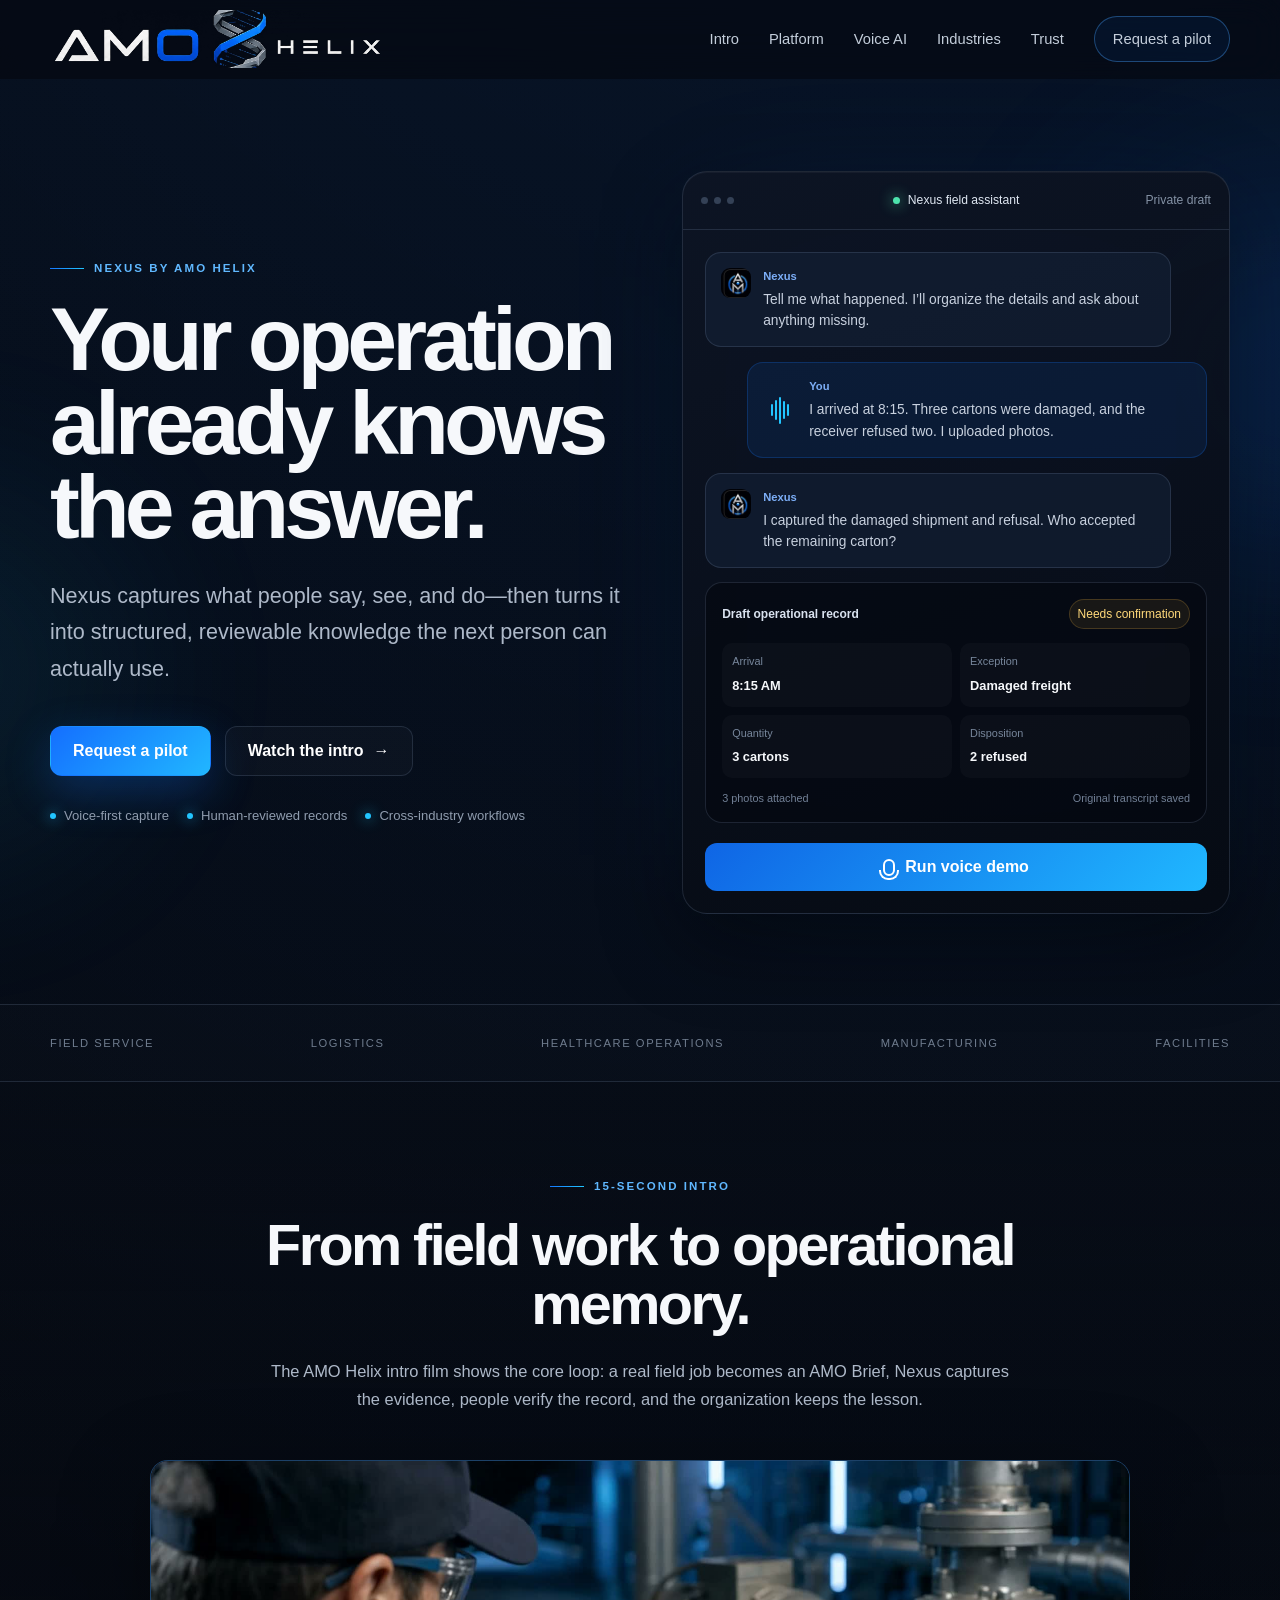
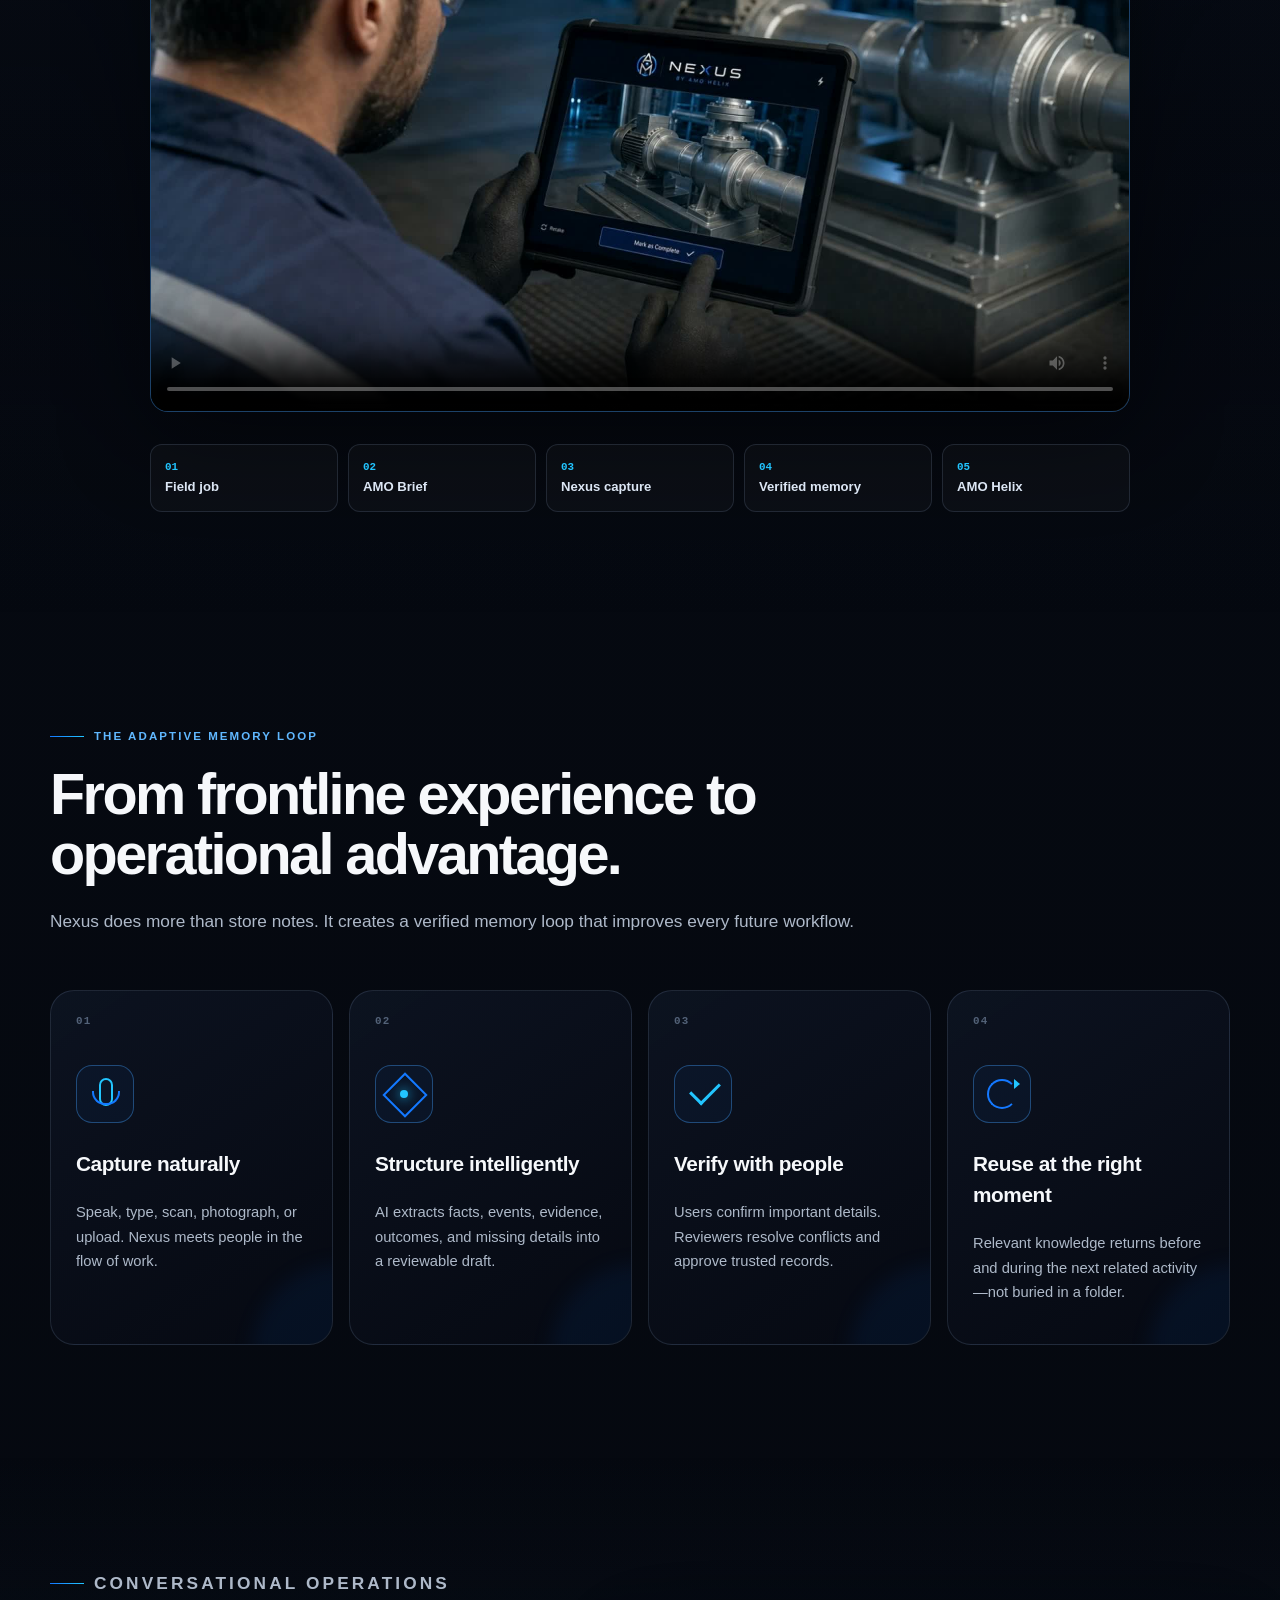
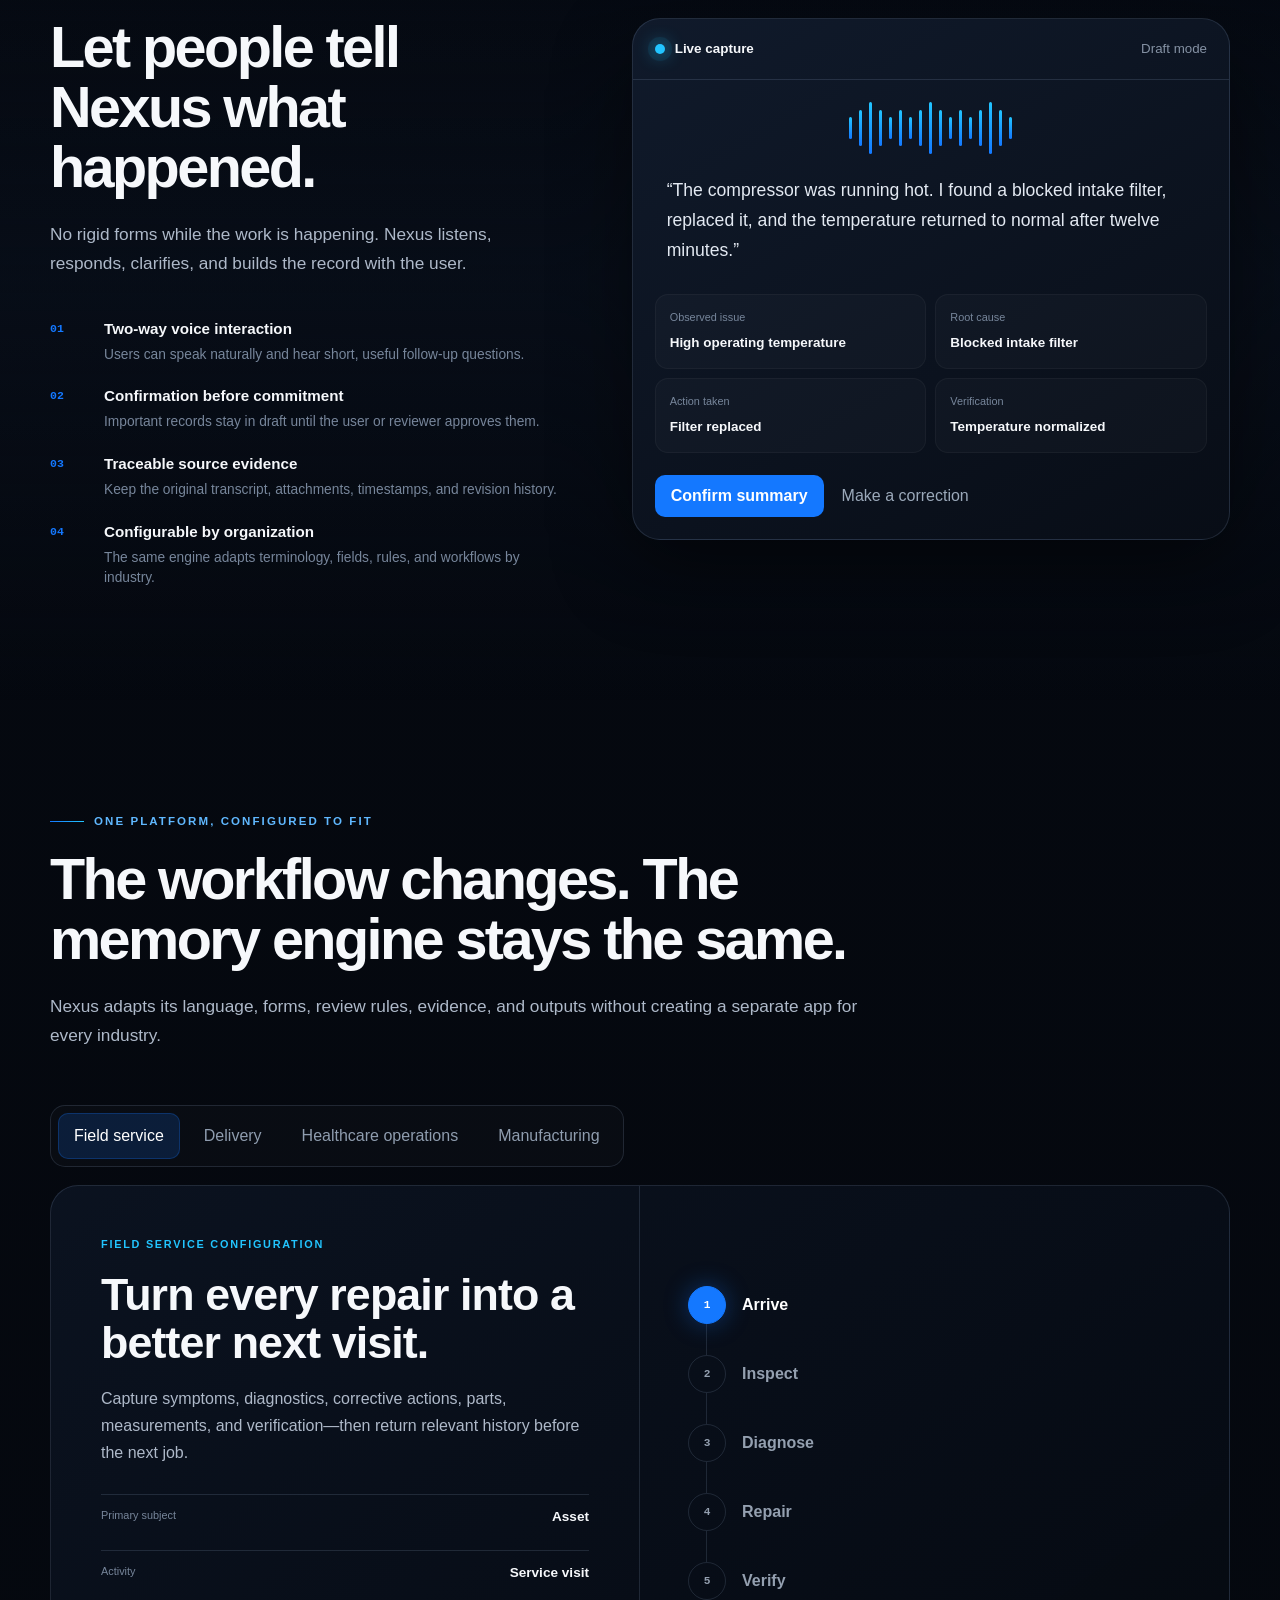
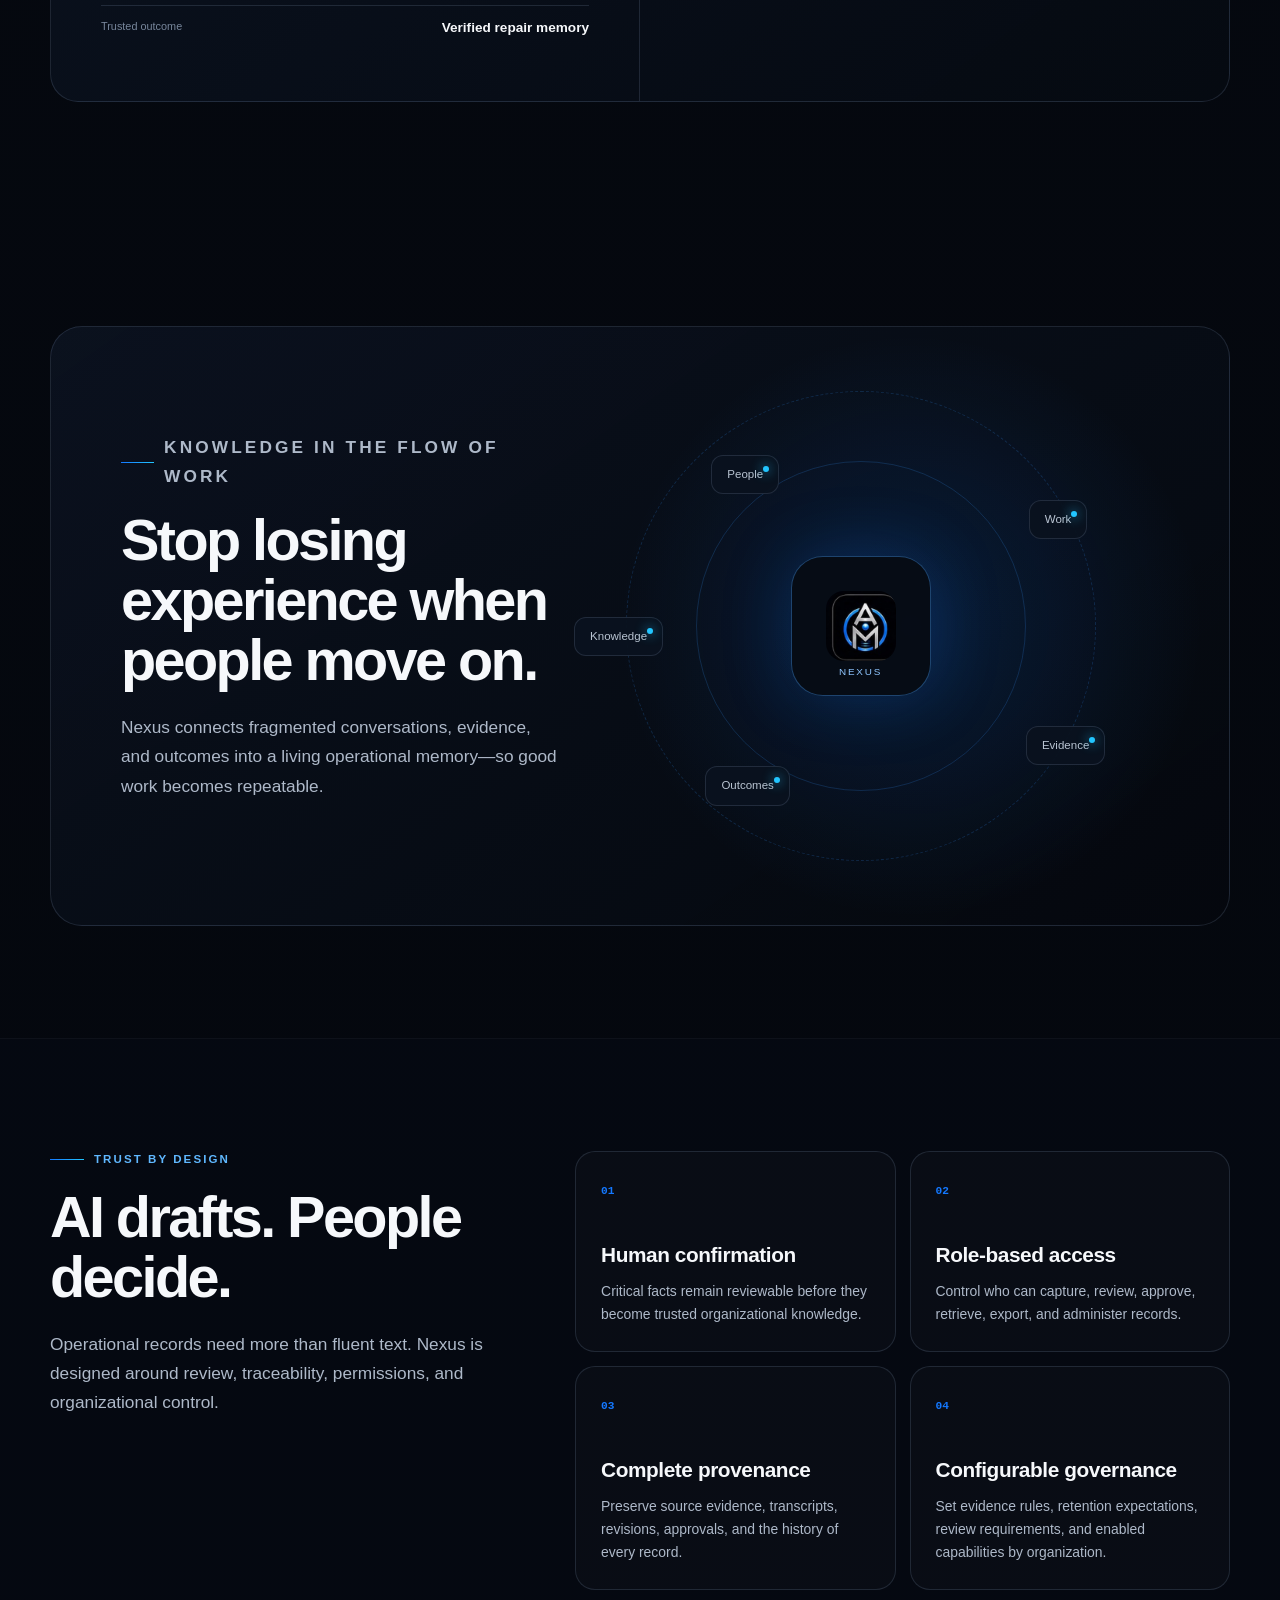
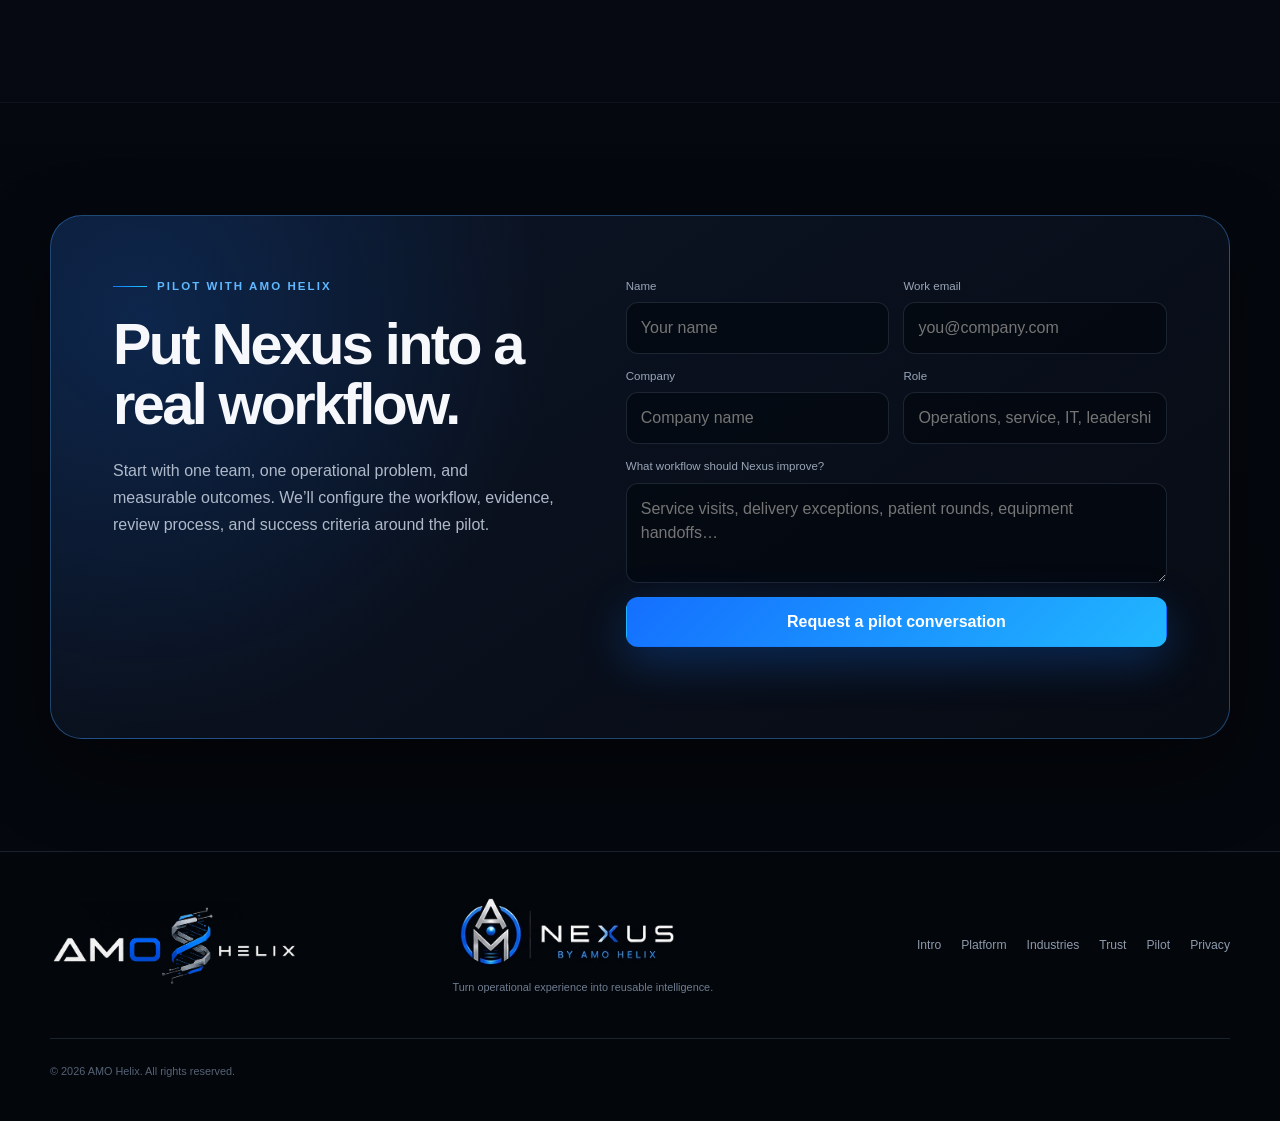
<file: amo-helix-nexus-landing/index.html>
<!doctype html>
<html lang="en">
<head>
  <meta charset="utf-8" />
  <meta name="viewport" content="width=device-width, initial-scale=1" />
  <meta name="theme-color" content="#050810" />
  <meta name="description" content="Nexus by AMO Helix turns frontline conversations, evidence, and outcomes into reusable operational intelligence." />
  <meta property="og:title" content="Nexus by AMO Helix" />
  <meta property="og:description" content="Turn operational experience into reusable intelligence." />
  <meta property="og:type" content="website" />
  <meta property="og:image" content="assets/APPROVED-LONG-LOGO-SOURCE.jpg" />
  <link rel="icon" type="image/png" sizes="64x64" href="assets/amo-helix-approved-icon-v4-64.png" />
  <link rel="apple-touch-icon" href="assets/amo-helix-approved-icon-v4-180.png" />
  <title>Nexus by AMO Helix — Adaptive Memory Operations</title>
  <link rel="stylesheet" href="styles.css?v=20260811c" />
</head>
<body>
  <!-- BRAND LOCK: use only the exact approved AMO app icon and long-form logo in /assets. -->
  <a class="skip-link" href="#main">Skip to content</a>

  <div class="ambient ambient-one" aria-hidden="true"></div>
  <div class="ambient ambient-two" aria-hidden="true"></div>

  <header class="site-header" id="top">
    <div class="shell nav-shell">
      <a class="brand brand-lockup" href="#top" aria-label="AMO Helix home">
        <img src="assets/amo-helix-approved-long-logo-v4.png" alt="AMO Helix" />
      </a>

      <button class="nav-toggle" type="button" aria-expanded="false" aria-controls="site-nav">
        <span></span><span></span><span></span>
        <span class="sr-only">Toggle navigation</span>
      </button>

      <nav id="site-nav" class="site-nav" aria-label="Primary navigation">
        <a href="#intro">Intro</a>
        <a href="#platform">Platform</a>
        <a href="#voice">Voice AI</a>
        <a href="#industries">Industries</a>
        <a href="#security">Trust</a>
        <a href="#pilot" class="nav-cta">Request a pilot</a>
      </nav>
    </div>
  </header>

  <main id="main">
    <section class="hero section">
      <div class="shell hero-grid">
        <div class="hero-copy reveal">
          <p class="eyebrow"><span></span> NEXUS BY AMO HELIX</p>
          <h1>Your operation already knows the answer.</h1>
          <p class="hero-lede">Nexus captures what people say, see, and do—then turns it into structured, reviewable knowledge the next person can actually use.</p>
          <div class="hero-actions">
            <a class="button button-primary" href="#pilot">Request a pilot</a>
            <a class="button button-secondary" href="#intro">Watch the intro <span aria-hidden="true">→</span></a>
          </div>
          <div class="proof-row" aria-label="Platform capabilities">
            <span>Voice-first capture</span>
            <span>Human-reviewed records</span>
            <span>Cross-industry workflows</span>
          </div>
        </div>

        <div class="hero-demo reveal" aria-label="Nexus voice assistant demonstration">
          <div class="demo-window">
            <div class="demo-topbar">
              <div class="window-dots" aria-hidden="true"><i></i><i></i><i></i></div>
              <div class="demo-title"><span class="live-dot"></span> Nexus field assistant</div>
              <div class="secure-pill">Private draft</div>
            </div>

            <div class="assistant-panel">
              <div class="assistant-message message-ai">
                <div class="avatar"><img src="assets/amo-helix-approved-icon-v4-64.png" alt="" /></div>
                <div>
                  <span>Nexus</span>
                  <p>Tell me what happened. I’ll organize the details and ask about anything missing.</p>
                </div>
              </div>

              <div class="assistant-message message-user demo-user-message">
                <div class="voice-orb" aria-hidden="true"><b></b><b></b><b></b><b></b><b></b></div>
                <div>
                  <span>You</span>
                  <p class="typed-line">I arrived at 8:15. Three cartons were damaged, and the receiver refused two. I uploaded photos.</p>
                </div>
              </div>

              <div class="assistant-message message-ai demo-ai-reply">
                <div class="avatar"><img src="assets/amo-helix-approved-icon-v4-64.png" alt="" /></div>
                <div>
                  <span>Nexus</span>
                  <p>I captured the damaged shipment and refusal. Who accepted the remaining carton?</p>
                </div>
              </div>
            </div>

            <div class="record-preview">
              <div class="record-head">
                <span>Draft operational record</span>
                <span class="status">Needs confirmation</span>
              </div>
              <div class="record-grid">
                <div><small>Arrival</small><strong>8:15 AM</strong></div>
                <div><small>Exception</small><strong>Damaged freight</strong></div>
                <div><small>Quantity</small><strong>3 cartons</strong></div>
                <div><small>Disposition</small><strong>2 refused</strong></div>
              </div>
              <div class="evidence-line"><span>3 photos attached</span><span>Original transcript saved</span></div>
            </div>

            <button class="mic-button" type="button" aria-label="Play the voice workflow demonstration">
              <span class="mic-icon" aria-hidden="true"></span>
              <span class="mic-label">Run voice demo</span>
            </button>
          </div>
        </div>
      </div>
    </section>

    <section class="logo-strip" aria-label="Industries Nexus can support">
      <div class="shell logo-strip-inner">
        <span>FIELD SERVICE</span><span>LOGISTICS</span><span>HEALTHCARE OPERATIONS</span><span>MANUFACTURING</span><span>FACILITIES</span>
      </div>
    </section>

    <section class="section intro-section" id="intro">
      <div class="shell intro-shell">
        <div class="intro-copy reveal">
          <p class="eyebrow"><span></span> 15-SECOND INTRO</p>
          <h2>From field work to operational memory.</h2>
          <p>The AMO Helix intro film shows the core loop: a real field job becomes an AMO Brief, Nexus captures the evidence, people verify the record, and the organization keeps the lesson.</p>
        </div>
        <div class="intro-player reveal">
          <video controls playsinline preload="metadata" poster="assets/amo-helix-intro-film-poster.jpg?v=20260811i" aria-label="AMO Helix 15-second intro film">
            <source src="assets/amo-helix-intro-film.mp4?v=20260811i" type="video/mp4" />
          </video>
        </div>
        <ol class="intro-steps reveal" aria-label="Intro film sequence">
          <li><span>01</span><strong>Field job</strong></li>
          <li><span>02</span><strong>AMO Brief</strong></li>
          <li><span>03</span><strong>Nexus capture</strong></li>
          <li><span>04</span><strong>Verified memory</strong></li>
          <li><span>05</span><strong>AMO Helix</strong></li>
        </ol>
      </div>
    </section>

    <section class="section" id="platform">
      <div class="shell">
        <div class="section-heading reveal">
          <p class="eyebrow"><span></span> THE ADAPTIVE MEMORY LOOP</p>
          <h2>From frontline experience to operational advantage.</h2>
          <p>Nexus does more than store notes. It creates a verified memory loop that improves every future workflow.</p>
        </div>

        <div class="process-grid">
          <article class="process-card reveal">
            <div class="step-number">01</div>
            <div class="line-icon capture-icon" aria-hidden="true"></div>
            <h3>Capture naturally</h3>
            <p>Speak, type, scan, photograph, or upload. Nexus meets people in the flow of work.</p>
          </article>
          <article class="process-card reveal">
            <div class="step-number">02</div>
            <div class="line-icon structure-icon" aria-hidden="true"></div>
            <h3>Structure intelligently</h3>
            <p>AI extracts facts, events, evidence, outcomes, and missing details into a reviewable draft.</p>
          </article>
          <article class="process-card reveal">
            <div class="step-number">03</div>
            <div class="line-icon verify-icon" aria-hidden="true"></div>
            <h3>Verify with people</h3>
            <p>Users confirm important details. Reviewers resolve conflicts and approve trusted records.</p>
          </article>
          <article class="process-card reveal">
            <div class="step-number">04</div>
            <div class="line-icon reuse-icon" aria-hidden="true"></div>
            <h3>Reuse at the right moment</h3>
            <p>Relevant knowledge returns before and during the next related activity—not buried in a folder.</p>
          </article>
        </div>
      </div>
    </section>

    <section class="section voice-section" id="voice">
      <div class="shell voice-grid">
        <div class="voice-copy reveal">
          <p class="eyebrow"><span></span> CONVERSATIONAL OPERATIONS</p>
          <h2>Let people tell Nexus what happened.</h2>
          <p>No rigid forms while the work is happening. Nexus listens, responds, clarifies, and builds the record with the user.</p>
          <ul class="feature-list">
            <li><span>01</span><div><strong>Two-way voice interaction</strong><p>Users can speak naturally and hear short, useful follow-up questions.</p></div></li>
            <li><span>02</span><div><strong>Confirmation before commitment</strong><p>Important records stay in draft until the user or reviewer approves them.</p></div></li>
            <li><span>03</span><div><strong>Traceable source evidence</strong><p>Keep the original transcript, attachments, timestamps, and revision history.</p></div></li>
            <li><span>04</span><div><strong>Configurable by organization</strong><p>The same engine adapts terminology, fields, rules, and workflows by industry.</p></div></li>
          </ul>
        </div>

        <div class="voice-visual reveal">
          <div class="conversation-card">
            <div class="conversation-header">
              <div><span class="pulse-ring"></span><strong>Live capture</strong></div>
              <small>Draft mode</small>
            </div>
            <div class="waveform" aria-hidden="true">
              <i></i><i></i><i></i><i></i><i></i><i></i><i></i><i></i><i></i><i></i><i></i><i></i><i></i><i></i><i></i><i></i><i></i>
            </div>
            <blockquote>“The compressor was running hot. I found a blocked intake filter, replaced it, and the temperature returned to normal after twelve minutes.”</blockquote>
            <div class="extraction-list">
              <div><span>Observed issue</span><strong>High operating temperature</strong></div>
              <div><span>Root cause</span><strong>Blocked intake filter</strong></div>
              <div><span>Action taken</span><strong>Filter replaced</strong></div>
              <div><span>Verification</span><strong>Temperature normalized</strong></div>
            </div>
            <div class="confirm-row">
              <button type="button" class="confirm-button">Confirm summary</button>
              <button type="button" class="text-button">Make a correction</button>
            </div>
          </div>
        </div>
      </div>
    </section>

    <section class="section" id="industries">
      <div class="shell">
        <div class="section-heading reveal">
          <p class="eyebrow"><span></span> ONE PLATFORM, CONFIGURED TO FIT</p>
          <h2>The workflow changes. The memory engine stays the same.</h2>
          <p>Nexus adapts its language, forms, review rules, evidence, and outputs without creating a separate app for every industry.</p>
        </div>

        <div class="industry-tabs reveal" role="tablist" aria-label="Industry examples">
          <button type="button" role="tab" aria-selected="true" data-industry="service">Field service</button>
          <button type="button" role="tab" aria-selected="false" data-industry="delivery">Delivery</button>
          <button type="button" role="tab" aria-selected="false" data-industry="healthcare">Healthcare operations</button>
          <button type="button" role="tab" aria-selected="false" data-industry="manufacturing">Manufacturing</button>
        </div>

        <div class="industry-stage reveal">
          <div class="industry-copy">
            <p class="industry-kicker" id="industry-kicker">FIELD SERVICE CONFIGURATION</p>
            <h3 id="industry-title">Turn every repair into a better next visit.</h3>
            <p id="industry-description">Capture symptoms, diagnostics, corrective actions, parts, measurements, and verification—then return relevant history before the next job.</p>
            <div class="industry-metrics">
              <div><small>Primary subject</small><strong id="industry-subject">Asset</strong></div>
              <div><small>Activity</small><strong id="industry-activity">Service visit</strong></div>
              <div><small>Trusted outcome</small><strong id="industry-outcome">Verified repair memory</strong></div>
            </div>
          </div>
          <div class="industry-workflow" aria-label="Configured workflow">
            <div class="workflow-node active"><span>1</span><strong id="wf-1">Arrive</strong></div>
            <i></i>
            <div class="workflow-node"><span>2</span><strong id="wf-2">Inspect</strong></div>
            <i></i>
            <div class="workflow-node"><span>3</span><strong id="wf-3">Diagnose</strong></div>
            <i></i>
            <div class="workflow-node"><span>4</span><strong id="wf-4">Repair</strong></div>
            <i></i>
            <div class="workflow-node"><span>5</span><strong id="wf-5">Verify</strong></div>
          </div>
        </div>
      </div>
    </section>

    <section class="section value-section">
      <div class="shell value-shell reveal">
        <div class="value-copy">
          <p class="eyebrow"><span></span> KNOWLEDGE IN THE FLOW OF WORK</p>
          <h2>Stop losing experience when people move on.</h2>
          <p>Nexus connects fragmented conversations, evidence, and outcomes into a living operational memory—so good work becomes repeatable.</p>
        </div>
        <div class="memory-map" aria-hidden="true">
          <div class="map-core"><img src="assets/amo-helix-approved-icon-v4-180.png" alt="" /><span>NEXUS</span></div>
          <div class="map-node node-one">People</div>
          <div class="map-node node-two">Work</div>
          <div class="map-node node-three">Evidence</div>
          <div class="map-node node-four">Outcomes</div>
          <div class="map-node node-five">Knowledge</div>
          <div class="map-orbit orbit-one"></div>
          <div class="map-orbit orbit-two"></div>
        </div>
      </div>
    </section>

    <section class="section trust-section" id="security">
      <div class="shell trust-grid">
        <div class="section-heading left reveal">
          <p class="eyebrow"><span></span> TRUST BY DESIGN</p>
          <h2>AI drafts. People decide.</h2>
          <p>Operational records need more than fluent text. Nexus is designed around review, traceability, permissions, and organizational control.</p>
        </div>
        <div class="trust-cards">
          <article class="trust-card reveal"><span>01</span><h3>Human confirmation</h3><p>Critical facts remain reviewable before they become trusted organizational knowledge.</p></article>
          <article class="trust-card reveal"><span>02</span><h3>Role-based access</h3><p>Control who can capture, review, approve, retrieve, export, and administer records.</p></article>
          <article class="trust-card reveal"><span>03</span><h3>Complete provenance</h3><p>Preserve source evidence, transcripts, revisions, approvals, and the history of every record.</p></article>
          <article class="trust-card reveal"><span>04</span><h3>Configurable governance</h3><p>Set evidence rules, retention expectations, review requirements, and enabled capabilities by organization.</p></article>
        </div>
      </div>
    </section>

    <section class="section pilot-section" id="pilot">
      <div class="shell pilot-card reveal">
        <div>
          <p class="eyebrow"><span></span> PILOT WITH AMO HELIX</p>
          <h2>Put Nexus into a real workflow.</h2>
          <p>Start with one team, one operational problem, and measurable outcomes. We’ll configure the workflow, evidence, review process, and success criteria around the pilot.</p>
        </div>
        <form class="pilot-form" id="pilot-form" action="/api/pilot-request" method="post">
          <label>
            <span>Name</span>
            <input type="text" name="name" placeholder="Your name" autocomplete="name" required />
          </label>
          <label>
            <span>Work email</span>
            <input type="email" name="email" placeholder="you@company.com" autocomplete="email" required />
          </label>
          <label>
            <span>Company</span>
            <input type="text" name="company" placeholder="Company name" autocomplete="organization" required />
          </label>
          <label>
            <span>Role</span>
            <input type="text" name="role" placeholder="Operations, service, IT, leadership" autocomplete="organization-title" />
          </label>
          <label class="full-field">
            <span>What workflow should Nexus improve?</span>
            <textarea name="workflow" rows="3" placeholder="Service visits, delivery exceptions, patient rounds, equipment handoffs…" required></textarea>
          </label>
          <label class="bot-field" aria-hidden="true">
            <span>Website</span>
            <input type="text" name="website" tabindex="-1" autocomplete="off" />
          </label>
          <button class="button button-primary full-field" type="submit">Request a pilot conversation</button>
          <p class="form-status full-field" role="status" aria-live="polite"></p>
        </form>
      </div>
    </section>
  </main>

  <footer class="site-footer">
    <div class="shell footer-grid">
      <div class="footer-brand">
        <img class="footer-company-logo" src="assets/amo-helix-approved-long-logo-v4.png" alt="AMO Helix" />
      </div>
      <div class="footer-product">
        <img src="assets/nexus-approved-product-lockup-v4.png" alt="Nexus by AMO Helix" />
        <small>Turn operational experience into reusable intelligence.</small>
      </div>
      <div class="footer-links"><a href="#intro">Intro</a><a href="#platform">Platform</a><a href="#industries">Industries</a><a href="#security">Trust</a><a href="#pilot">Pilot</a><a href="/privacy">Privacy</a></div>
      <p class="copyright">© <span id="year"></span> AMO Helix. All rights reserved.</p>
    </div>
  </footer>

  <script src="script.js?v=20260811e"></script>
</body>
</html>
</file>
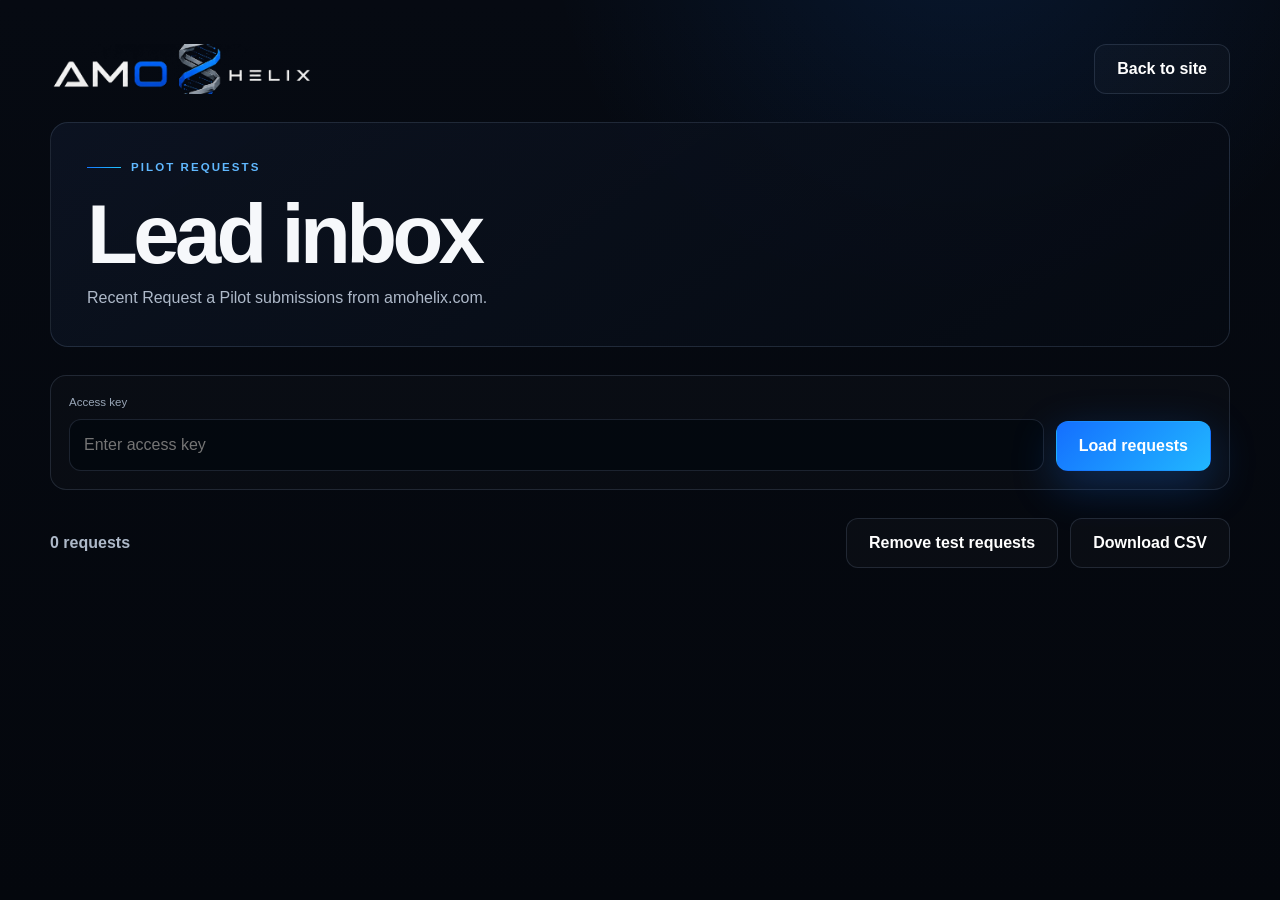
<file: amo-helix-nexus-landing/pilot-requests.html>
<!doctype html>
<html lang="en">
<head>
  <meta charset="utf-8" />
  <meta name="viewport" content="width=device-width, initial-scale=1" />
  <meta name="theme-color" content="#050810" />
  <meta name="robots" content="noindex, nofollow" />
  <title>AMO Helix Pilot Requests</title>
  <link rel="icon" type="image/png" sizes="64x64" href="assets/amo-helix-approved-icon-v4-64.png" />
  <link rel="stylesheet" href="styles.css?v=20260811f" />
</head>
<body class="admin-page">
  <main class="admin-main">
    <section class="shell admin-panel">
      <div class="admin-header">
        <a class="brand brand-lockup admin-brand" href="/" aria-label="AMO Helix home">
          <img src="assets/amo-helix-approved-long-logo-v4.png" alt="AMO Helix" />
        </a>
        <a class="button button-secondary" href="/">Back to site</a>
      </div>

      <div class="admin-intro">
        <p class="eyebrow"><span></span> PILOT REQUESTS</p>
        <h1>Lead inbox</h1>
        <p>Recent Request a Pilot submissions from amohelix.com.</p>
      </div>

      <form class="access-form" id="access-form">
        <label>
          <span>Access key</span>
          <input type="password" id="access-token" autocomplete="current-password" placeholder="Enter access key" required />
        </label>
        <button class="button button-primary" type="submit">Load requests</button>
      </form>

      <div class="admin-toolbar" id="admin-toolbar" hidden>
        <p id="lead-count">0 requests</p>
        <div class="admin-actions">
          <button class="button button-secondary" id="delete-tests" type="button">Remove test requests</button>
          <button class="button button-secondary" id="download-csv" type="button">Download CSV</button>
        </div>
      </div>

      <p class="form-status" id="admin-status" role="status" aria-live="polite"></p>
      <div class="lead-list" id="lead-list"></div>
    </section>
  </main>

  <script src="pilot-requests.js?v=20260811f"></script>
</body>
</html>
</file>
<file: amo-helix-nexus-landing/styles.css>
:root {
  --bg: #050810;
  --bg-soft: #090e18;
  --panel: rgba(13, 20, 34, 0.82);
  --panel-strong: #0d1524;
  --line: rgba(158, 181, 216, 0.16);
  --line-bright: rgba(70, 161, 255, 0.38);
  --text: #f6f8fb;
  --muted: #aeb9c9;
  --muted-2: #77869b;
  --blue: #1478ff;
  --cyan: #22c5ff;
  --blue-soft: #0d3c88;
  --green: #4de3ac;
  --danger: #ff778b;
  --radius: 24px;
  --radius-sm: 14px;
  --shadow: 0 30px 80px rgba(0, 0, 0, 0.45);
  --shell: 1180px;
}

* { box-sizing: border-box; }
html { scroll-behavior: smooth; }
body {
  margin: 0;
  color: var(--text);
  background:
    radial-gradient(circle at 75% -10%, rgba(20,120,255,.12), transparent 30%),
    linear-gradient(180deg, #060a12 0%, #04070d 100%);
  font-family: Inter, ui-sans-serif, -apple-system, BlinkMacSystemFont, "Segoe UI", sans-serif;
  line-height: 1.5;
  overflow-x: hidden;
}
body::before {
  content: "";
  position: fixed;
  inset: 0;
  z-index: -3;
  opacity: .24;
  background-image:
    linear-gradient(rgba(255,255,255,.018) 1px, transparent 1px),
    linear-gradient(90deg, rgba(255,255,255,.018) 1px, transparent 1px);
  background-size: 64px 64px;
  mask-image: linear-gradient(to bottom, black, transparent 80%);
}
a { color: inherit; text-decoration: none; }
button, input, textarea { font: inherit; }
button { cursor: pointer; }
img { max-width: 100%; display: block; }

.sr-only {
  position: absolute; width: 1px; height: 1px; padding: 0; margin: -1px;
  overflow: hidden; clip: rect(0,0,0,0); white-space: nowrap; border: 0;
}
.skip-link {
  position: fixed; left: 1rem; top: 1rem; z-index: 999;
  background: white; color: black; padding: .75rem 1rem; border-radius: .5rem;
  transform: translateY(-150%); transition: transform .2s;
}
.skip-link:focus { transform: translateY(0); }
.shell { width: min(calc(100% - 40px), var(--shell)); margin-inline: auto; }
.section { padding: 112px 0; position: relative; }

.ambient { position: fixed; z-index: -2; filter: blur(100px); border-radius: 50%; opacity: .14; pointer-events: none; }
.ambient-one { width: 420px; height: 420px; background: var(--blue); top: 18%; right: -220px; }
.ambient-two { width: 380px; height: 380px; background: var(--cyan); bottom: 4%; left: -250px; opacity: .08; }

.site-header {
  position: sticky; top: 0; z-index: 100;
  border-bottom: 1px solid transparent;
  background: rgba(5,8,16,.65);
  backdrop-filter: blur(18px);
  transition: border-color .25s, background .25s;
}
.site-header.scrolled { border-color: var(--line); background: rgba(5,8,16,.9); }
.nav-shell { min-height: 78px; display: flex; align-items: center; justify-content: space-between; gap: 24px; }
.brand { display: flex; align-items: center; gap: 12px; }

.brand-lockup {
  width: 330px;
  height: 58px;
  flex: 0 0 330px;
  overflow: hidden;
  display: flex;
  align-items: center;
}

.brand-lockup img {
  width: 100%;
  height: 100%;
  max-width: none;
  max-height: none;
  object-fit: cover;
  object-position: center;
  filter: none;
}

.site-nav { display: flex; align-items: center; gap: 30px; font-size: .92rem; color: #c4cedb; }
.site-nav a { transition: color .2s; }
.site-nav a:hover, .site-nav a:focus-visible { color: white; }
.nav-cta { border: 1px solid var(--line-bright); border-radius: 999px; padding: 11px 18px; background: rgba(20,120,255,.08); }
.nav-toggle { display: none; background: transparent; border: 0; padding: 8px; }
.nav-toggle span:not(.sr-only) { display: block; width: 24px; height: 2px; background: white; margin: 5px 0; }

.eyebrow { display: flex; align-items: center; gap: 10px; margin: 0 0 20px; color: #60b8ff; font-size: .72rem; font-weight: 700; letter-spacing: .18em; }
.eyebrow span { width: 34px; height: 1px; background: linear-gradient(90deg, var(--blue), var(--cyan)); }
h1, h2, h3, p { margin-top: 0; }
h1 { font-size: clamp(3.2rem, 7vw, 6.5rem); line-height: .94; letter-spacing: -.055em; margin-bottom: 28px; max-width: 850px; }
h2 { font-size: clamp(2.3rem, 4.5vw, 4.4rem); line-height: 1.04; letter-spacing: -.045em; margin-bottom: 22px; }
h3 { font-size: 1.3rem; letter-spacing: -.02em; }
.hero { padding-top: 92px; padding-bottom: 90px; }
.hero-grid { display: grid; grid-template-columns: 1.02fr .98fr; align-items: center; gap: 62px; }
.hero-lede { max-width: 690px; font-size: clamp(1.08rem, 1.7vw, 1.35rem); line-height: 1.7; color: var(--muted); }
.hero-actions { display: flex; gap: 14px; margin: 38px 0 30px; flex-wrap: wrap; }
.button { min-height: 50px; padding: 0 22px; border-radius: 12px; display: inline-flex; align-items: center; justify-content: center; gap: 10px; border: 1px solid transparent; font-weight: 700; transition: transform .2s, box-shadow .2s, border-color .2s; }
.button:hover { transform: translateY(-2px); }
.button-primary { background: linear-gradient(135deg, #146fff, #21b7ff); color: white; box-shadow: 0 15px 45px rgba(20,120,255,.28); }
.button-primary:hover { box-shadow: 0 18px 54px rgba(20,120,255,.38); }
.button-secondary { color: white; border-color: var(--line); background: rgba(255,255,255,.025); }
.button-secondary:hover { border-color: var(--line-bright); }
.proof-row { display: flex; flex-wrap: wrap; gap: 18px; color: #8f9cae; font-size: .82rem; }
.proof-row span { display: flex; align-items: center; gap: 8px; }
.proof-row span::before { content: ""; width: 6px; height: 6px; background: var(--cyan); border-radius: 50%; box-shadow: 0 0 14px var(--cyan); }

.hero-demo { position: relative; }
.hero-demo::before { content: ""; position: absolute; inset: 8% 8%; background: rgba(20,120,255,.2); filter: blur(70px); z-index: -1; }
.demo-window { border: 1px solid var(--line); background: linear-gradient(160deg, rgba(13,21,36,.96), rgba(6,11,20,.98)); border-radius: 25px; box-shadow: var(--shadow), inset 0 1px rgba(255,255,255,.04); overflow: hidden; }
.demo-topbar { min-height: 58px; border-bottom: 1px solid var(--line); display: grid; grid-template-columns: 1fr auto 1fr; align-items: center; padding: 0 18px; font-size: .76rem; }
.window-dots { display: flex; gap: 6px; }
.window-dots i { width: 7px; height: 7px; border-radius: 50%; background: #344156; }
.demo-title { display: flex; align-items: center; gap: 8px; color: #dfe7f2; }
.live-dot { width: 7px; height: 7px; border-radius: 50%; background: var(--green); box-shadow: 0 0 14px var(--green); }
.secure-pill { justify-self: end; color: #8492a5; }
.assistant-panel { padding: 22px 22px 14px; display: grid; gap: 15px; min-height: 315px; }
.assistant-message { border-radius: 16px; padding: 15px; display: flex; gap: 12px; font-size: .86rem; border: 1px solid var(--line); }
.assistant-message span { display: block; font-weight: 700; font-size: .7rem; color: #7caef7; margin-bottom: 4px; }
.assistant-message p { margin: 0; color: #c8d1df; line-height: 1.55; }
.message-ai { background: rgba(18,31,52,.72); margin-right: 36px; }
.message-user { background: rgba(20,120,255,.1); margin-left: 42px; border-color: rgba(20,120,255,.23); }
.avatar { width: 30px; height: 30px; flex: 0 0 30px; }
.avatar img { border-radius: 9px; }
.voice-orb { width: 34px; min-width: 34px; display: flex; align-items: center; justify-content: center; gap: 2px; }
.voice-orb b { width: 2px; height: 12px; background: var(--cyan); border-radius: 99px; animation: wave 1s ease-in-out infinite; }
.voice-orb b:nth-child(2) { animation-delay: .1s; height: 20px; }
.voice-orb b:nth-child(3) { animation-delay: .2s; height: 27px; }
.voice-orb b:nth-child(4) { animation-delay: .3s; height: 18px; }
.voice-orb b:nth-child(5) { animation-delay: .4s; }
@keyframes wave { 50% { transform: scaleY(.4); opacity: .55; } }
.record-preview { margin: 0 22px 20px; border: 1px solid var(--line); border-radius: 17px; background: rgba(4,8,15,.6); padding: 16px; }
.record-head { display: flex; justify-content: space-between; align-items: center; gap: 12px; font-size: .75rem; margin-bottom: 14px; }
.record-head > span:first-child { font-weight: 700; color: #d9e2ef; }
.status { color: #ffd97a; background: rgba(255,191,64,.08); border: 1px solid rgba(255,191,64,.2); padding: 5px 8px; border-radius: 999px; }
.record-grid { display: grid; grid-template-columns: 1fr 1fr; gap: 8px; }
.record-grid div { padding: 10px; background: rgba(255,255,255,.025); border-radius: 10px; }
.record-grid small, .industry-metrics small { display: block; color: var(--muted-2); font-size: .68rem; margin-bottom: 3px; }
.record-grid strong { font-size: .8rem; }
.evidence-line { display: flex; justify-content: space-between; margin-top: 12px; color: #728096; font-size: .68rem; }
.mic-button { width: calc(100% - 44px); margin: 0 22px 22px; min-height: 48px; border: 0; color: white; border-radius: 12px; background: linear-gradient(135deg, #0f65e5, #20b8ff); display: flex; align-items: center; justify-content: center; gap: 10px; font-weight: 700; }
.mic-icon { width: 12px; height: 17px; border: 2px solid white; border-radius: 7px; position: relative; }
.mic-icon::after { content: ""; position: absolute; width: 16px; height: 8px; border: 2px solid white; border-top: 0; border-radius: 0 0 9px 9px; left: 50%; transform: translateX(-50%); top: 9px; }
.demo-window.playing .assistant-panel { animation: subtleFlash 1.5s ease; }
.demo-window.playing .record-preview { border-color: rgba(34,197,255,.48); box-shadow: 0 0 30px rgba(20,120,255,.12); }
@keyframes subtleFlash { 50% { opacity: .68; } }

.logo-strip { border-block: 1px solid var(--line); background: rgba(255,255,255,.012); }
.logo-strip-inner { min-height: 76px; display: flex; align-items: center; justify-content: space-between; gap: 24px; color: #6f7c8e; font-size: .7rem; letter-spacing: .14em; white-space: nowrap; overflow: hidden; }
.intro-section {
  padding: 96px 0 104px;
  background: linear-gradient(180deg, rgba(8,13,22,.62), rgba(5,8,16,.18) 70%, transparent);
}
.intro-shell { display: grid; gap: 30px; }
.intro-copy {
  max-width: 860px;
  margin-inline: auto;
  text-align: center;
}
.intro-copy .eyebrow { justify-content: center; }
.intro-copy > p:not(.eyebrow) {
  max-width: 740px;
  margin-inline: auto;
  color: var(--muted);
  line-height: 1.7;
  font-size: 1.03rem;
}
.intro-player {
  width: min(100%, 980px);
  max-height: min(56vw, 620px);
  margin-inline: auto;
  border: 1px solid var(--line-bright);
  border-radius: 18px;
  overflow: hidden;
  background: #03060b;
  box-shadow: 0 28px 90px rgba(0,0,0,.42), 0 0 0 1px rgba(255,255,255,.025) inset;
}
.intro-player video {
  display: block;
  width: 100%;
  aspect-ratio: 16 / 9;
  background: #03060b;
}
.intro-steps {
  width: min(100%, 980px);
  margin: 2px auto 0;
  padding: 0;
  list-style: none;
  display: grid;
  grid-template-columns: repeat(5, minmax(0, 1fr));
  gap: 10px;
}
.intro-steps li {
  min-width: 0;
  min-height: 68px;
  display: grid;
  gap: 6px;
  align-content: center;
  padding: 12px 14px;
  border: 1px solid var(--line);
  border-radius: 12px;
  background: rgba(255,255,255,.022);
}
.intro-steps span {
  color: var(--cyan);
  font: 700 .68rem/1 ui-monospace, SFMono-Regular, Menlo, Monaco, Consolas, monospace;
}
.intro-steps strong {
  overflow-wrap: anywhere;
  color: #dce6f4;
  font-size: .82rem;
  line-height: 1.2;
}
.section-heading { max-width: 820px; margin-bottom: 54px; }
.section-heading > p:last-child, .voice-copy > p, .value-copy > p, .section-heading.left > p:last-child { color: var(--muted); font-size: 1.08rem; line-height: 1.7; }
.process-grid { display: grid; grid-template-columns: repeat(4, 1fr); gap: 16px; }
.process-card { min-height: 320px; padding: 25px; border: 1px solid var(--line); border-radius: var(--radius); background: linear-gradient(145deg, rgba(14,22,37,.78), rgba(6,10,18,.8)); position: relative; overflow: hidden; }
.process-card::after { content: ""; position: absolute; width: 180px; height: 180px; border-radius: 50%; background: rgba(20,120,255,.07); right: -100px; bottom: -100px; filter: blur(10px); }
.step-number { color: #536278; font: 700 .68rem/1 ui-monospace, monospace; letter-spacing: .12em; }
.line-icon { width: 58px; height: 58px; border: 1px solid var(--line-bright); border-radius: 16px; margin: 38px 0 25px; position: relative; background: rgba(20,120,255,.05); }
.line-icon::before, .line-icon::after { content: ""; position: absolute; }
.capture-icon::before { width: 10px; height: 24px; border: 2px solid var(--cyan); border-radius: 7px; top: 12px; left: 22px; }
.capture-icon::after { width: 24px; height: 12px; border: 2px solid var(--blue); border-top: 0; border-radius: 0 0 13px 13px; top: 25px; left: 15px; }
.structure-icon::before { width: 28px; height: 28px; border: 2px solid var(--blue); transform: rotate(45deg); top: 13px; left: 13px; }
.structure-icon::after { width: 8px; height: 8px; background: var(--cyan); border-radius: 50%; top: 24px; left: 24px; box-shadow: 0 0 12px var(--cyan); }
.verify-icon::before { width: 25px; height: 14px; border-left: 3px solid var(--cyan); border-bottom: 3px solid var(--cyan); transform: rotate(-45deg); top: 15px; left: 16px; }
.reuse-icon::before { inset: 13px; border: 2px solid var(--blue); border-radius: 50%; border-right-color: transparent; }
.reuse-icon::after { border-left: 6px solid var(--cyan); border-top: 5px solid transparent; border-bottom: 5px solid transparent; right: 10px; top: 13px; }
.process-card p { color: var(--muted); font-size: .92rem; line-height: 1.65; }

.voice-section { background: linear-gradient(180deg, transparent, rgba(9,16,28,.65), transparent); }
.voice-grid { display: grid; grid-template-columns: .92fr 1.08fr; gap: 72px; align-items: center; }
.feature-list { list-style: none; margin: 38px 0 0; padding: 0; display: grid; gap: 19px; }
.feature-list li { display: grid; grid-template-columns: 38px 1fr; gap: 16px; }
.feature-list li > span { color: var(--blue); font: 700 .72rem/1 ui-monospace, monospace; padding-top: 6px; }
.feature-list strong { font-size: .95rem; }
.feature-list p { margin: 4px 0 0; color: var(--muted-2); font-size: .86rem; }
.conversation-card { background: linear-gradient(150deg, #101a2b, #080d16); border: 1px solid var(--line); border-radius: 28px; box-shadow: var(--shadow); overflow: hidden; }
.conversation-header { display: flex; align-items: center; justify-content: space-between; padding: 20px 22px; border-bottom: 1px solid var(--line); }
.conversation-header > div { display: flex; align-items: center; gap: 10px; font-size: .84rem; }
.conversation-header small { color: #8592a4; }
.pulse-ring { width: 10px; height: 10px; background: var(--cyan); border-radius: 50%; box-shadow: 0 0 0 7px rgba(34,197,255,.08), 0 0 18px var(--cyan); }
.waveform { height: 78px; display: flex; align-items: center; justify-content: center; gap: 7px; padding-top: 18px; }
.waveform i { width: 3px; height: 22px; border-radius: 99px; background: linear-gradient(var(--cyan), var(--blue)); animation: waveform 1.5s ease-in-out infinite; }
.waveform i:nth-child(3n) { height: 52px; animation-delay: .2s; }
.waveform i:nth-child(2n) { height: 36px; animation-delay: .4s; }
@keyframes waveform { 50% { transform: scaleY(.35); opacity: .45; } }
blockquote { margin: 18px 34px 28px; font-size: 1.1rem; line-height: 1.7; color: #e3e9f2; }
.extraction-list { margin: 0 22px; display: grid; grid-template-columns: 1fr 1fr; gap: 9px; }
.extraction-list div { padding: 14px; border-radius: 13px; background: rgba(255,255,255,.025); border: 1px solid rgba(255,255,255,.04); }
.extraction-list span { display: block; color: var(--muted-2); font-size: .68rem; margin-bottom: 5px; }
.extraction-list strong { font-size: .84rem; }
.confirm-row { display: flex; gap: 12px; align-items: center; padding: 22px; }
.confirm-button { min-height: 42px; border-radius: 10px; border: 0; background: var(--blue); color: white; padding: 0 16px; font-weight: 700; }
.text-button { background: transparent; border: 0; color: #9ba9ba; }

.industry-tabs { display: flex; gap: 8px; padding: 7px; border: 1px solid var(--line); border-radius: 15px; background: rgba(255,255,255,.02); width: fit-content; max-width: 100%; overflow-x: auto; margin-bottom: 18px; }
.industry-tabs button { border: 0; color: #8f9daf; background: transparent; padding: 11px 16px; border-radius: 10px; white-space: nowrap; }
.industry-tabs button[aria-selected="true"] { color: white; background: rgba(20,120,255,.16); box-shadow: inset 0 0 0 1px rgba(20,120,255,.25); }
.industry-stage { border: 1px solid var(--line); border-radius: 28px; overflow: hidden; background: linear-gradient(145deg, rgba(13,21,36,.82), rgba(6,10,18,.88)); display: grid; grid-template-columns: 1fr 1fr; min-height: 420px; }
.industry-copy { padding: 50px; border-right: 1px solid var(--line); }
.industry-kicker { font-size: .68rem; color: var(--cyan); letter-spacing: .16em; font-weight: 700; }
.industry-copy h3 { font-size: clamp(2rem, 3.5vw, 3.15rem); line-height: 1.08; margin: 18px 0; }
.industry-copy > p:not(.industry-kicker) { color: var(--muted); line-height: 1.7; }
.industry-metrics { display: grid; gap: 10px; margin-top: 28px; }
.industry-metrics div { display: flex; justify-content: space-between; gap: 20px; padding: 12px 0; border-top: 1px solid var(--line); }
.industry-metrics strong { text-align: right; font-size: .85rem; }
.industry-workflow { display: grid; align-content: center; padding: 48px; }
.workflow-node { display: flex; align-items: center; gap: 16px; color: #94a0b0; }
.workflow-node span { width: 38px; height: 38px; border-radius: 50%; border: 1px solid var(--line); display: grid; place-items: center; font: 700 .7rem/1 ui-monospace, monospace; }
.workflow-node.active { color: white; }
.workflow-node.active span { background: var(--blue); border-color: var(--blue); box-shadow: 0 0 25px rgba(20,120,255,.35); }
.industry-workflow > i { width: 1px; height: 31px; background: var(--line); margin-left: 18px; }

.value-section { overflow: hidden; }
.value-shell { min-height: 600px; border: 1px solid var(--line); border-radius: 32px; background: radial-gradient(circle at 73% 50%, rgba(20,120,255,.16), transparent 32%), linear-gradient(145deg, rgba(13,21,36,.75), rgba(5,8,14,.9)); display: grid; grid-template-columns: .85fr 1.15fr; align-items: center; padding: 70px; position: relative; overflow: hidden; }
.value-copy { max-width: 490px; position: relative; z-index: 2; }
.memory-map { min-height: 450px; position: relative; }
.map-core { width: 140px; height: 140px; border-radius: 32px; position: absolute; left: 50%; top: 50%; transform: translate(-50%,-50%); background: rgba(7,12,21,.95); border: 1px solid var(--line-bright); display: grid; place-items: center; box-shadow: 0 0 70px rgba(20,120,255,.22); z-index: 3; }
.map-core img { width: 70px; border-radius: 18px; }
.map-core span { position: absolute; bottom: 15px; font-size: .62rem; letter-spacing: .18em; color: #8fc6ff; }
.map-orbit { position: absolute; border: 1px solid rgba(51,143,245,.2); border-radius: 50%; left: 50%; top: 50%; transform: translate(-50%,-50%); }
.orbit-one { width: 330px; height: 330px; }
.orbit-two { width: 470px; height: 470px; border-style: dashed; }
.map-node { position: absolute; background: rgba(10,18,31,.95); border: 1px solid var(--line); border-radius: 12px; padding: 10px 15px; font-size: .72rem; color: #b9c4d2; z-index: 2; }
.node-one { top: 12%; left: 25%; }
.node-two { top: 22%; right: 12%; }
.node-three { bottom: 19%; right: 9%; }
.node-four { bottom: 10%; left: 24%; }
.node-five { top: 48%; left: 2%; }
.map-node::after { content: ""; position: absolute; width: 6px; height: 6px; border-radius: 50%; background: var(--cyan); box-shadow: 0 0 12px var(--cyan); }

.trust-section { background: rgba(8,13,22,.46); border-block: 1px solid rgba(255,255,255,.035); }
.trust-grid { display: grid; grid-template-columns: .82fr 1.18fr; gap: 70px; }
.section-heading.left { margin-bottom: 0; }
.trust-cards { display: grid; grid-template-columns: 1fr 1fr; gap: 14px; }
.trust-card { border: 1px solid var(--line); border-radius: 20px; padding: 25px; background: rgba(255,255,255,.018); }
.trust-card > span { color: var(--blue); font: 700 .7rem/1 ui-monospace, monospace; }
.trust-card h3 { margin: 38px 0 10px; }
.trust-card p { color: var(--muted); font-size: .87rem; line-height: 1.65; margin: 0; }

.pilot-card { border-radius: 32px; border: 1px solid var(--line-bright); background: radial-gradient(circle at 8% 20%, rgba(20,120,255,.18), transparent 35%), linear-gradient(145deg, #0c1526, #070b13); padding: 62px; display: grid; grid-template-columns: .9fr 1.1fr; gap: 70px; box-shadow: var(--shadow); }
.pilot-card > div > p:last-child { color: var(--muted); line-height: 1.7; }
.pilot-form { display: grid; grid-template-columns: 1fr 1fr; gap: 14px; }
.pilot-form label { display: grid; gap: 7px; }
.pilot-form label span { font-size: .72rem; color: #99a6b7; }
.pilot-form input, .pilot-form textarea { width: 100%; color: white; background: rgba(3,7,13,.62); border: 1px solid var(--line); border-radius: 12px; padding: 13px 14px; outline: none; resize: vertical; }
.pilot-form input:focus, .pilot-form textarea:focus { border-color: rgba(34,197,255,.55); box-shadow: 0 0 0 3px rgba(34,197,255,.08); }
.full-field { grid-column: 1 / -1; }
.bot-field { position: absolute; left: -10000px; width: 1px; height: 1px; overflow: hidden; }
.pilot-form button[disabled] { opacity: .68; cursor: wait; transform: none; }
.form-status { margin: 0; font-size: .8rem; color: #8fa0b6; min-height: 1.2em; }
.form-status.success { color: #9fcef5; }
.form-status.error { color: var(--danger); }

.admin-page { min-height: 100vh; }
.admin-main { padding: 44px 0 80px; }
.admin-panel {
  display: grid;
  gap: 28px;
}
.admin-header {
  display: flex;
  align-items: center;
  justify-content: space-between;
  gap: 18px;
}
.admin-brand {
  width: 260px;
  height: 50px;
  flex-basis: 260px;
}
.admin-intro {
  padding: 36px;
  border: 1px solid var(--line);
  border-radius: 18px;
  background: linear-gradient(145deg, rgba(13,21,36,.82), rgba(6,10,18,.86));
}
.admin-intro h1 {
  max-width: none;
  margin-bottom: 12px;
  font-size: clamp(2.6rem, 7vw, 5.2rem);
}
.admin-intro p:last-child {
  margin-bottom: 0;
  color: var(--muted);
}
.access-form {
  display: grid;
  grid-template-columns: 1fr auto;
  gap: 12px;
  padding: 18px;
  border: 1px solid var(--line);
  border-radius: 16px;
  background: rgba(255,255,255,.018);
}
.access-form label {
  display: grid;
  gap: 7px;
}
.access-form label span {
  color: #99a6b7;
  font-size: .72rem;
}
.access-form input {
  width: 100%;
  min-height: 50px;
  color: white;
  background: rgba(3,7,13,.62);
  border: 1px solid var(--line);
  border-radius: 12px;
  padding: 13px 14px;
  outline: none;
}
.access-form input:focus {
  border-color: rgba(34,197,255,.55);
  box-shadow: 0 0 0 3px rgba(34,197,255,.08);
}
.access-form button {
  align-self: end;
}
.admin-toolbar {
  display: flex;
  align-items: center;
  justify-content: space-between;
  gap: 14px;
}
.admin-toolbar p {
  margin: 0;
  color: var(--muted);
  font-weight: 700;
}
.admin-actions,
.lead-card-actions {
  display: flex;
  align-items: center;
  gap: 12px;
  flex-wrap: wrap;
}
.lead-list {
  display: grid;
  gap: 12px;
}
.lead-card,
.empty-state {
  border: 1px solid var(--line);
  border-radius: 16px;
  background: rgba(255,255,255,.018);
}
.lead-card {
  padding: 20px;
}
.lead-card-head {
  display: flex;
  justify-content: space-between;
  gap: 18px;
  padding-bottom: 16px;
  border-bottom: 1px solid var(--line);
}
.lead-card-head span {
  display: block;
  margin-bottom: 4px;
  color: var(--muted-2);
  font-size: .72rem;
}
.lead-card-head h2 {
  margin: 0;
  font-size: 1.35rem;
  letter-spacing: 0;
}
.lead-card-head a {
  color: var(--cyan);
  overflow-wrap: anywhere;
}
.delete-lead {
  color: #8fa0b6;
  font-size: .78rem;
  padding: 0;
}
.delete-lead:hover,
.delete-lead:focus-visible {
  color: var(--danger);
}
.lead-card dl {
  display: grid;
  grid-template-columns: 1fr 1fr;
  gap: 14px;
  margin: 16px 0 0;
}
.lead-card dt {
  color: var(--muted-2);
  font-size: .68rem;
}
.lead-card dd {
  margin: 4px 0 0;
  color: #dfe7f2;
}
.lead-workflow {
  grid-column: 1 / -1;
}
.empty-state {
  padding: 28px;
  color: var(--muted);
}

.site-footer { border-top: 1px solid var(--line); padding: 42px 0; background: #03060b; }
.footer-grid { display: grid; grid-template-columns: 1.2fr 1.4fr auto; gap: 30px; align-items: center; }
.footer-brand { display: flex; gap: 12px; align-items: center; }
.footer-company-logo {
  width: 245px;
  height: auto;
  max-height: 88px;
  object-fit: contain;
  object-position: left center;
}
.footer-product { display: grid; gap: 8px; }
.footer-product img { width: 230px; height: auto; object-fit: contain; object-position: left center; }
.footer-product small { color: #6f7d90; font-size: .68rem; }
.footer-links { display: flex; gap: 20px; color: #8e9aab; font-size: .76rem; }
.copyright { grid-column: 1 / -1; margin: 12px 0 0; padding-top: 24px; border-top: 1px solid var(--line); color: #566275; font-size: .68rem; }

.reveal { opacity: 0; transform: translateY(18px); transition: opacity .7s ease, transform .7s ease; }
.reveal.visible { opacity: 1; transform: translateY(0); }

@media (max-width: 980px) {
  .hero-grid, .voice-grid, .trust-grid, .pilot-card { grid-template-columns: 1fr; }
  .process-grid { grid-template-columns: 1fr 1fr; }
  .hero-demo { max-width: 650px; }
  .intro-player { width: min(100%, 860px); max-height: none; }
  .intro-steps { width: min(100%, 860px); grid-template-columns: repeat(3, minmax(0, 1fr)); }
  .industry-stage { grid-template-columns: 1fr; }
  .industry-copy { border-right: 0; border-bottom: 1px solid var(--line); }
  .value-shell { grid-template-columns: 1fr; padding: 54px; }
  .memory-map { margin-top: 20px; }
  .footer-grid { grid-template-columns: 1fr 1fr; }
  .footer-links { grid-column: 1 / -1; }
}

@media (max-width: 760px) {
  .section { padding: 82px 0; }
  .shell { width: min(calc(100% - 28px), var(--shell)); }
  .nav-toggle { display: block; }
  .site-nav { position: absolute; top: 78px; left: 14px; right: 14px; display: none; flex-direction: column; align-items: stretch; gap: 0; padding: 12px; background: rgba(7,11,19,.98); border: 1px solid var(--line); border-radius: 16px; box-shadow: var(--shadow); }
  .site-nav.open { display: flex; }
  .site-nav a { padding: 13px; }
  .nav-cta { margin-top: 5px; text-align: center; }

  .brand-lockup {
    width: 205px;
    height: 46px;
    flex-basis: 205px;
  }

  .brand-lockup img {
    width: 100%;
    height: 100%;
  }

  h1 { font-size: clamp(3rem, 15vw, 5rem); }
  .hero { padding-top: 70px; }
  .hero-grid { gap: 42px; }
  .demo-topbar { grid-template-columns: auto 1fr; }
  .demo-title { justify-self: end; }
  .secure-pill { display: none; }
  .message-ai { margin-right: 0; }
  .message-user { margin-left: 12px; }
  .record-grid, .extraction-list, .trust-cards, .pilot-form { grid-template-columns: 1fr; }
  .full-field { grid-column: auto; }
  .process-grid { grid-template-columns: 1fr; }
  .process-card { min-height: 280px; }
  .logo-strip-inner { justify-content: flex-start; overflow-x: auto; }
  .intro-section { padding: 74px 0 82px; }
  .intro-shell { gap: 22px; }
  .intro-copy { text-align: left; }
  .intro-copy .eyebrow { justify-content: flex-start; }
  .intro-player { border-radius: 14px; }
  .intro-steps { grid-template-columns: 1fr; gap: 8px; }
  .intro-steps li {
    min-height: 52px;
    grid-template-columns: 34px 1fr;
    align-items: center;
    align-content: center;
  }
  .industry-copy, .industry-workflow { padding: 30px; }
  .value-shell { padding: 34px 24px; min-height: 760px; }
  .memory-map { min-height: 390px; transform: scale(.82); margin-inline: -40px; }
  .pilot-card { padding: 38px 22px; gap: 34px; }
  .admin-main { padding-top: 26px; }
  .admin-header,
  .admin-toolbar,
  .lead-card-head { align-items: flex-start; flex-direction: column; }
  .admin-actions,
  .lead-card-actions { align-items: flex-start; flex-direction: column; }
  .admin-brand {
    width: 218px;
    height: 46px;
    flex-basis: 46px;
  }
  .admin-intro { padding: 26px 20px; }
  .access-form,
  .lead-card dl { grid-template-columns: 1fr; }
  .access-form button { align-self: stretch; }
  .footer-grid { grid-template-columns: 1fr; }
  .footer-company-logo { width: 220px; }
  .footer-product img { width: 205px; }
  .footer-links { grid-column: auto; flex-wrap: wrap; }
  .evidence-line { flex-direction: column; gap: 4px; }
}

@media (prefers-reduced-motion: reduce) {
  *, *::before, *::after { animation-duration: .01ms !important; animation-iteration-count: 1 !important; scroll-behavior: auto !important; transition-duration: .01ms !important; }
  .reveal { opacity: 1; transform: none; }
}
</file>
